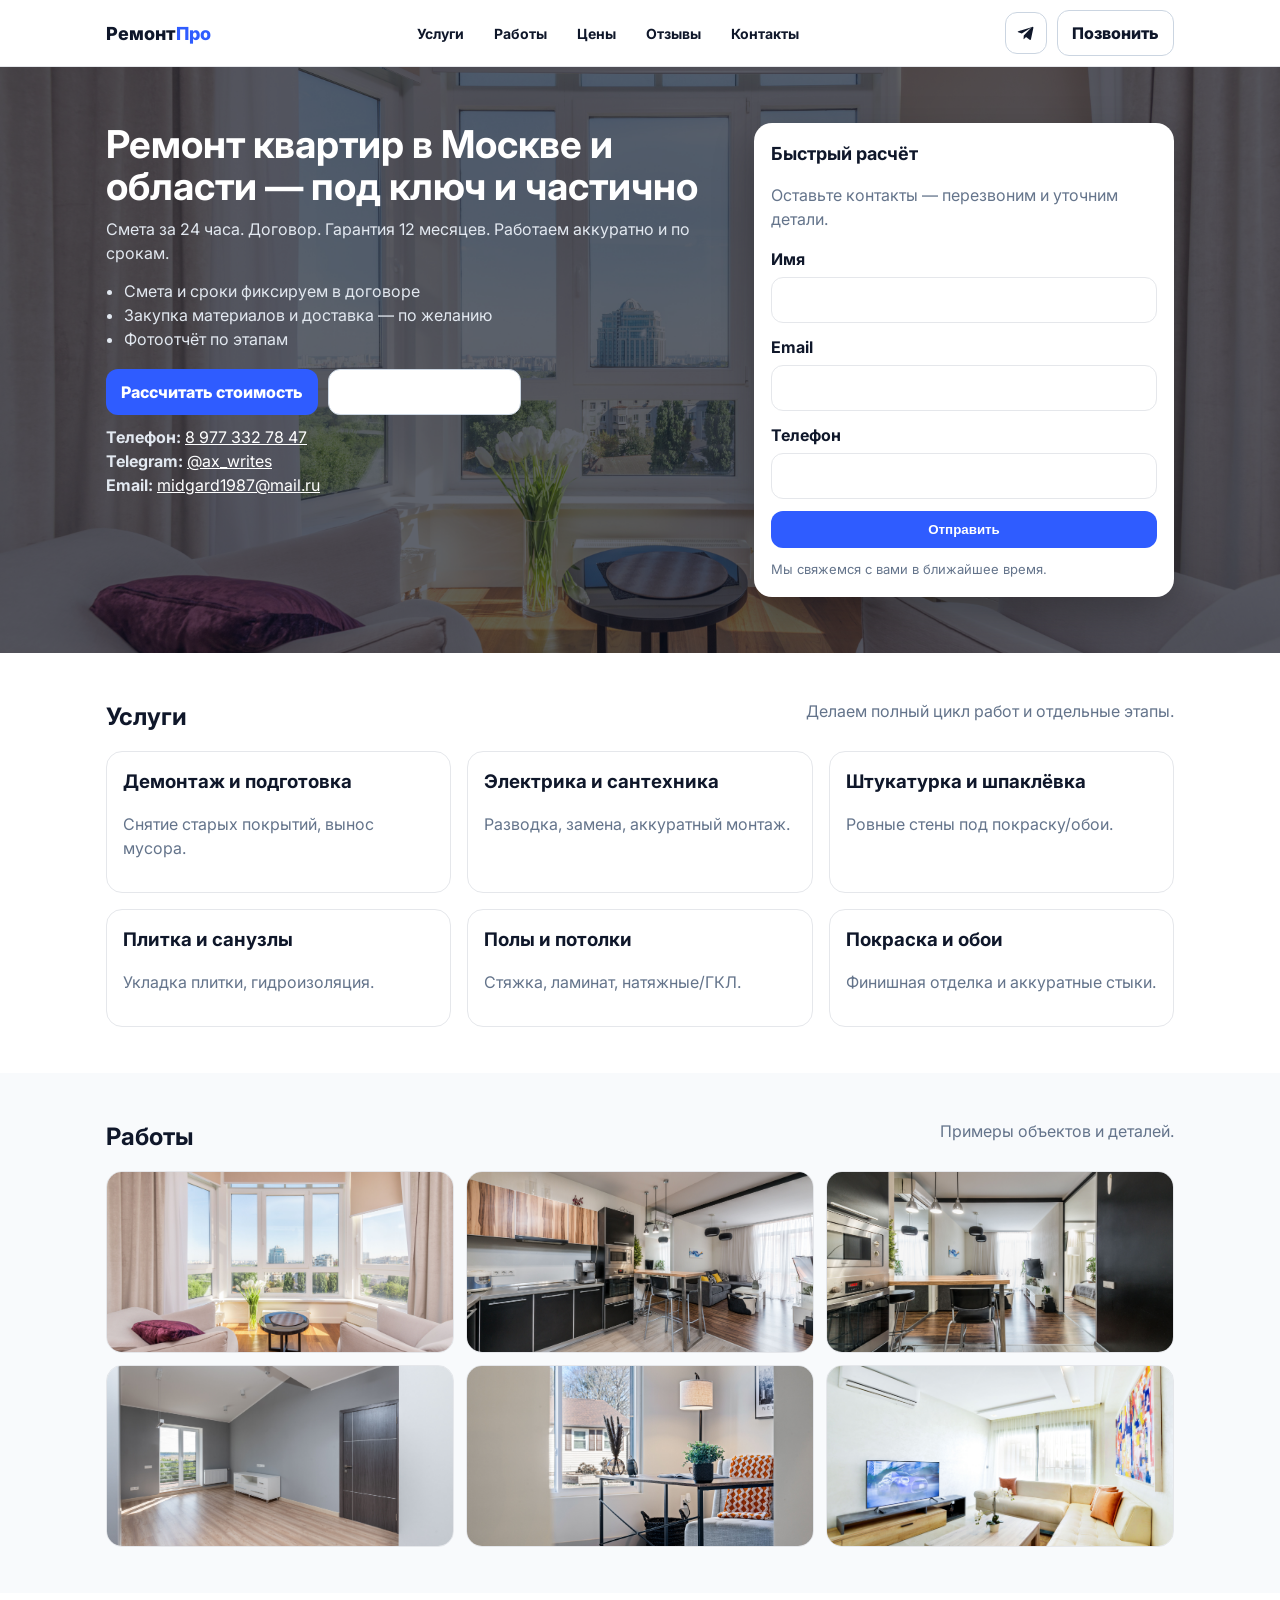
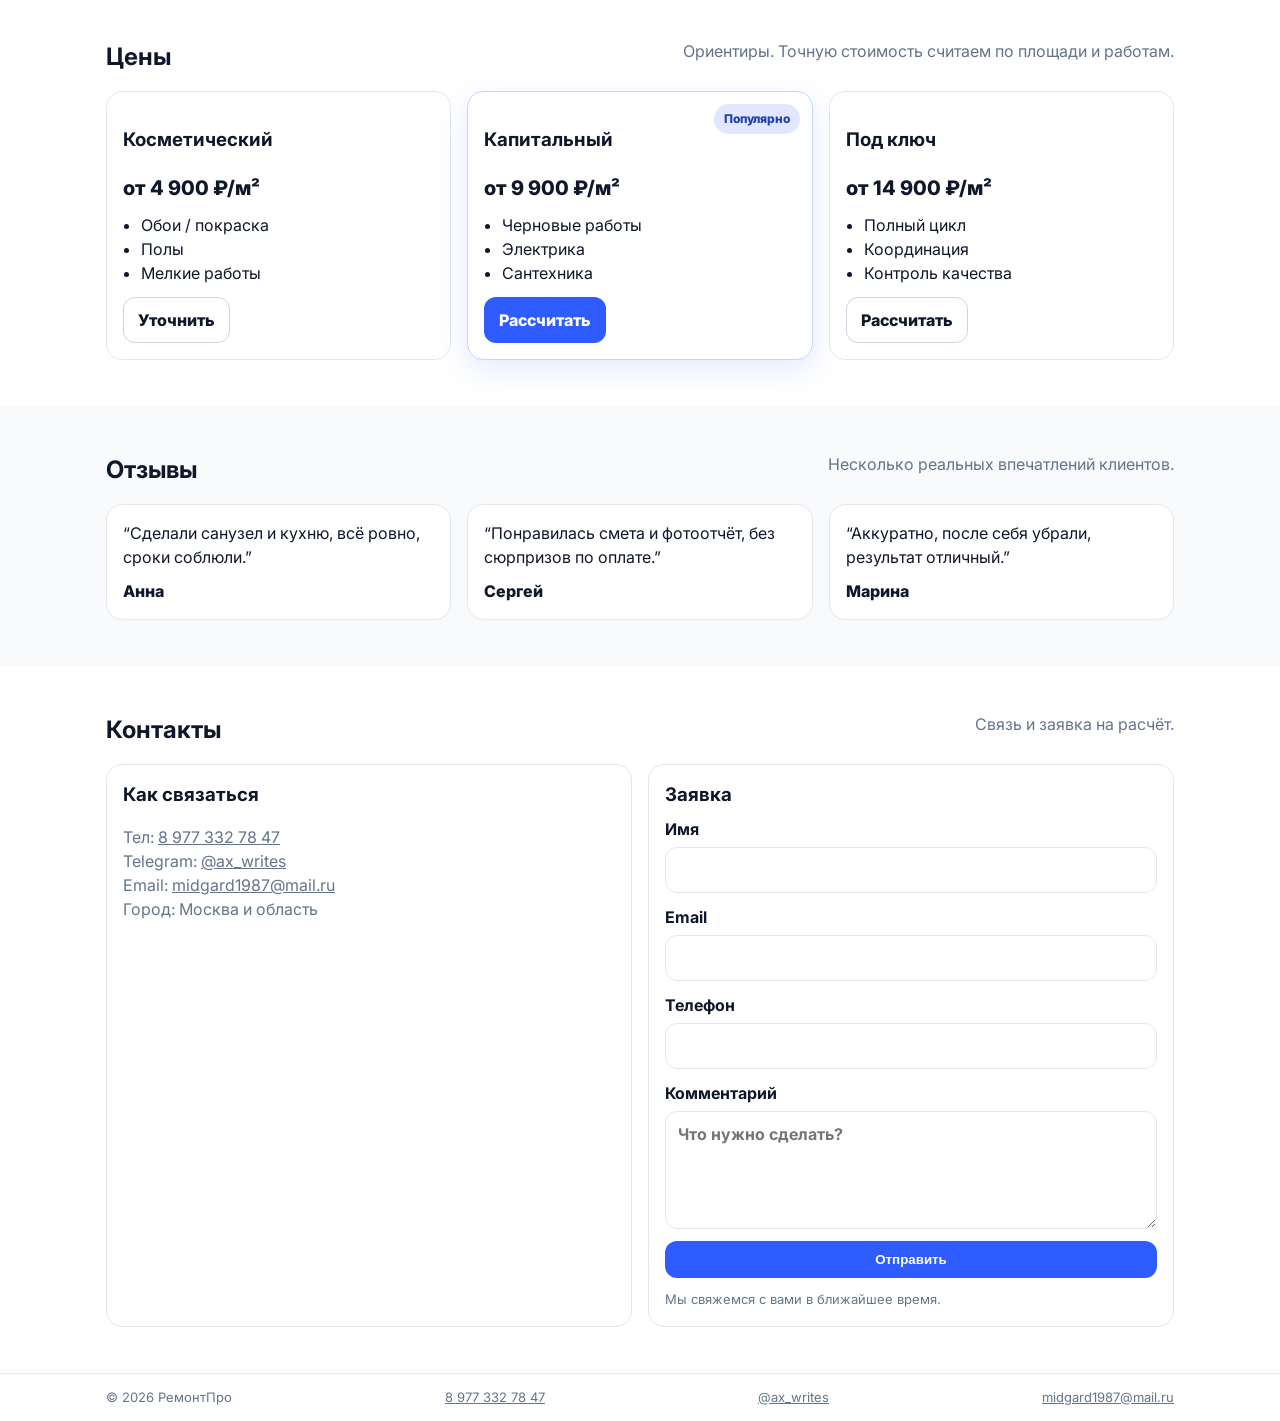
<file: index.html>
<!doctype html>
<html lang="ru">
<head>
  <meta charset="UTF-8" />
  <meta name="viewport" content="width=device-width, initial-scale=1.0" />
  <title>РемонтПро — ремонт квартир в Москве и области</title>
  <meta name="description" content="Ремонт квартир в Москве и области: смета за 24 часа, договор, гарантия 12 месяцев." />

  <link rel="preconnect" href="https://fonts.googleapis.com">
  <link rel="preconnect" href="https://fonts.gstatic.com" crossorigin>
  <link href="https://fonts.googleapis.com/css2?family=Inter:wght@400;600;700&display=swap" rel="stylesheet">
  <link rel="stylesheet" href="style.css" />
</head>

<body>
  <header class="header">
    <div class="container header__row">
      <a class="logo" href="#top">Ремонт<span>Про</span></a>

      <nav class="nav" aria-label="Навигация">
        <a href="#services">Услуги</a>
        <a href="#works">Работы</a>
        <a href="#prices">Цены</a>
        <a href="#reviews">Отзывы</a>
        <a href="#contacts">Контакты</a>
      </nav>

      <div class="headerActions">
        <a class="iconBtn" href="https://t.me/ax_writes" target="_blank" rel="noopener" aria-label="Написать в Telegram">
          <svg viewBox="0 0 24 24" width="18" height="18" aria-hidden="true">
            <path fill="currentColor" d="M9.04 15.47 8.7 20.2c.5 0 .72-.22.98-.48l2.35-2.25 4.86 3.56c.89.49 1.52.23 1.74-.82l3.16-14.86c.32-1.3-.47-1.81-1.33-1.49L1.9 9.62c-1.27.5-1.25 1.21-.23 1.52l4.78 1.49L17.6 5.6c.52-.34 1-.15.6.2L9.04 15.47Z"/>
          </svg>
        </a>

        <a class="btn btn--ghost" href="tel:+79773327847">Позвонить</a>
      </div>
    </div>
  </header>

  <main id="top">
    <section class="hero">
      <div class="hero__bg" aria-hidden="true"></div>

      <div class="container hero__grid">
        <div class="hero__content">
          <h1>Ремонт квартир в Москве и области — под ключ и частично</h1>
          <p class="lead">
            Смета за 24 часа. Договор. Гарантия 12 месяцев.
            Работаем аккуратно и по срокам.
          </p>

          <ul class="bullets">
            <li>Смета и сроки фиксируем в договоре</li>
            <li>Закупка материалов и доставка — по желанию</li>
            <li>Фотоотчёт по этапам</li>
          </ul>

          <div class="hero__cta">
            <a class="btn btn--primary" href="#contacts">Рассчитать стоимость</a>
            <a class="btn btn--ghost" href="#works">Посмотреть работы</a>
          </div>

          <div class="mini">
            <strong>Телефон:</strong> <a href="tel:+79773327847">8 977 332 78 47</a><br>
            <strong>Telegram:</strong> <a href="https://t.me/ax_writes" target="_blank" rel="noopener">@ax_writes</a><br>
            <strong>Email:</strong> <a href="mailto:midgard1987@mail.ru">midgard1987@mail.ru</a>
          </div>
        </div>

        <div class="hero__card">
          <h2>Быстрый расчёт</h2>
          <p class="muted">Оставьте контакты — перезвоним и уточним детали.</p>

          <form class="form" action="https://formsubmit.co/midgard1987@mail.ru" method="POST">
            <input type="hidden" name="_subject" value="РемонтПро: Быстрый расчёт">
            <input type="hidden" name="_captcha" value="true">
            <input type="hidden" name="_template" value="table">

            <label>
              Имя
              <input type="text" name="name" required>
            </label>

            <label>
              Email
              <input type="email" name="email" required>
            </label>

            <label>
              Телефон
              <input type="tel" name="phone" required>
            </label>

            <button class="btn btn--primary" type="submit">Отправить</button>
            <div class="small muted">Мы свяжемся с вами в ближайшее время.</div>
          </form>
        </div>
      </div>
    </section>

    <section id="services" class="section">
      <div class="container">
        <div class="section__head">
          <h2>Услуги</h2>
          <p class="muted">Делаем полный цикл работ и отдельные этапы.</p>
        </div>

        <div class="cards">
          <article class="card"><h3>Демонтаж и подготовка</h3><p class="muted">Снятие старых покрытий, вынос мусора.</p></article>
          <article class="card"><h3>Электрика и сантехника</h3><p class="muted">Разводка, замена, аккуратный монтаж.</p></article>
          <article class="card"><h3>Штукатурка и шпаклёвка</h3><p class="muted">Ровные стены под покраску/обои.</p></article>
          <article class="card"><h3>Плитка и санузлы</h3><p class="muted">Укладка плитки, гидроизоляция.</p></article>
          <article class="card"><h3>Полы и потолки</h3><p class="muted">Стяжка, ламинат, натяжные/ГКЛ.</p></article>
          <article class="card"><h3>Покраска и обои</h3><p class="muted">Финишная отделка и аккуратные стыки.</p></article>
        </div>
      </div>
    </section>

    <section id="works" class="section section--alt">
      <div class="container">
        <div class="section__head">
          <h2>Работы</h2>
          <p class="muted">Примеры объектов и деталей.</p>
        </div>

        <div class="gallery">
          <a class="shot" href="images/hero.jpg" target="_blank" rel="noopener"><img src="images/hero.jpg" alt="Работа 1"></a>
          <a class="shot" href="images/work-2.jpg" target="_blank" rel="noopener"><img src="images/work-2.jpg" alt="Работа 2"></a>
          <a class="shot" href="images/work-3.jpg" target="_blank" rel="noopener"><img src="images/work-3.jpg" alt="Работа 3"></a>
          <a class="shot" href="images/work-4.jpg" target="_blank" rel="noopener"><img src="images/work-4.jpg" alt="Работа 4"></a>
          <a class="shot" href="images/work-5.jpg" target="_blank" rel="noopener"><img src="images/work-5.jpg" alt="Работа 5"></a>
          <a class="shot" href="images/work-6.jpg" target="_blank" rel="noopener"><img src="images/work-6.jpg" alt="Работа 6"></a>
        </div>
      </div>
    </section>

    <section id="prices" class="section">
      <div class="container">
        <div class="section__head">
          <h2>Цены</h2>
          <p class="muted">Ориентиры. Точную стоимость считаем по площади и работам.</p>
        </div>

        <div class="price">
          <article class="price__card">
            <h3>Косметический</h3>
            <div class="price__value">от 4 900 ₽/м²</div>
            <ul>
              <li>Обои / покраска</li>
              <li>Полы</li>
              <li>Мелкие работы</li>
            </ul>
            <a class="btn btn--ghost" href="#contacts">Уточнить</a>
          </article>

          <article class="price__card price__card--best">
            <div class="badge">Популярно</div>
            <h3>Капитальный</h3>
            <div class="price__value">от 9 900 ₽/м²</div>
            <ul>
              <li>Черновые работы</li>
              <li>Электрика</li>
              <li>Сантехника</li>
            </ul>
            <a class="btn btn--primary" href="#contacts">Рассчитать</a>
          </article>

          <article class="price__card">
            <h3>Под ключ</h3>
            <div class="price__value">от 14 900 ₽/м²</div>
            <ul>
              <li>Полный цикл</li>
              <li>Координация</li>
              <li>Контроль качества</li>
            </ul>
            <a class="btn btn--ghost" href="#contacts">Рассчитать</a>
          </article>
        </div>
      </div>
    </section>

    <section id="reviews" class="section section--alt">
      <div class="container">
        <div class="section__head">
          <h2>Отзывы</h2>
          <p class="muted">Несколько реальных впечатлений клиентов.</p>
        </div>

        <div class="reviews">
          <article class="review">
            <p>“Сделали санузел и кухню, всё ровно, сроки соблюли.”</p>
            <div class="review__by">Анна</div>
          </article>
          <article class="review">
            <p>“Понравилась смета и фотоотчёт, без сюрпризов по оплате.”</p>
            <div class="review__by">Сергей</div>
          </article>
          <article class="review">
            <p>“Аккуратно, после себя убрали, результат отличный.”</p>
            <div class="review__by">Марина</div>
          </article>
        </div>
      </div>
    </section>

    <section id="contacts" class="section">
      <div class="container">
        <div class="section__head">
          <h2>Контакты</h2>
          <p class="muted">Связь и заявка на расчёт.</p>
        </div>

        <div class="contactGrid">
          <div class="card">
            <h3>Как связаться</h3>
            <p class="muted">
              Тел: <a href="tel:+79773327847">8 977 332 78 47</a><br>
              Telegram: <a href="https://t.me/ax_writes" target="_blank" rel="noopener">@ax_writes</a><br>
              Email: <a href="mailto:midgard1987@mail.ru">midgard1987@mail.ru</a><br>
              Город: Москва и область
            </p>
          </div>

          <div class="card">
            <h3>Заявка</h3>

            <form class="form" action="https://formsubmit.co/midgard1987@mail.ru" method="POST">
              <input type="hidden" name="_subject" value="РемонтПро: Заявка из контактов">
              <input type="hidden" name="_captcha" value="true">
              <input type="hidden" name="_template" value="table">

              <label>Имя <input type="text" name="name" required></label>
              <label>Email <input type="email" name="email" required></label>
              <label>Телефон <input type="tel" name="phone" required></label>
              <label>Комментарий <textarea name="msg" rows="4" placeholder="Что нужно сделать?"></textarea></label>

              <button class="btn btn--primary" type="submit">Отправить</button>
              <div class="small muted">Мы свяжемся с вами в ближайшее время.</div>
            </form>
          </div>
        </div>
      </div>
    </section>
  </main>

  <footer class="footer">
    <div class="container footer__row">
      <div class="small muted">© <span id="year"></span> РемонтПро</div>
      <div class="small muted"><a href="tel:+79773327847">8 977 332 78 47</a></div>
      <div class="small muted"><a href="https://t.me/ax_writes" target="_blank" rel="noopener">@ax_writes</a></div>
      <div class="small muted"><a href="mailto:midgard1987@mail.ru">midgard1987@mail.ru</a></div>
    </div>
  </footer>

  <script>
    document.getElementById('year').textContent = new Date().getFullYear();
  </script>
</body>
</html>
</file>
<file: style.css>
:root{
  --text:#0f172a;
  --muted:#64748b;
  --line:#e5e7eb;
  --card:#ffffff;
  --bg:#ffffff;
  --alt:#f8fafc;
  --primary:#2f5cff;
  --primary2:#2448d8;
}

*{ box-sizing:border-box; }
html{ scroll-behavior:smooth; }

body{
  margin:0;
  font-family:Inter, system-ui, -apple-system, Segoe UI, Roboto, Arial, sans-serif;
  color:var(--text);
  background:var(--bg);
  line-height:1.5;
}

a{ color:inherit; }

.container{
  max-width:1100px;
  margin:0 auto;
  padding:0 16px;
}

.muted{ color:var(--muted); }
.small{ font-size:13px; }

/* Header */
.header{
  position:sticky;
  top:0;
  z-index:10;
  background:rgba(255,255,255,.92);
  backdrop-filter: blur(10px);
  border-bottom:1px solid var(--line);
}

.header__row{
  min-height:66px;
  display:flex;
  align-items:center;
  justify-content:space-between;
  gap:14px;
}

.logo{
  font-weight:800;
  text-decoration:none;
  font-size:18px;
  white-space:nowrap;
}

.logo span{ color:var(--primary); }

.nav{
  display:flex;
  gap:10px;
  flex-wrap:wrap;
}

.nav a{
  text-decoration:none;
  padding:8px 10px;
  border-radius:10px;
  font-weight:700;
  font-size:14px;
}

.nav a:hover{ background:#f1f5f9; }

.headerActions{
  display:flex;
  align-items:center;
  gap:10px;
}

/* Buttons */
.btn{
  display:inline-flex;
  align-items:center;
  justify-content:center;
  padding:10px 14px;
  border-radius:12px;
  border:1px solid transparent;
  text-decoration:none;
  font-weight:800;
  cursor:pointer;
}

.btn--primary{
  background:var(--primary);
  color:#fff;
}
.btn--primary:hover{ background:var(--primary2); }

.btn--ghost{
  background:#fff;
  border-color:#cbd5e1;
}
.btn--ghost:hover{ background:#f1f5f9; }

.iconBtn{
  width:42px;
  height:42px;
  display:inline-flex;
  align-items:center;
  justify-content:center;
  border-radius:12px;
  border:1px solid #cbd5e1;
  background:#fff;
  color:#0f172a;
  text-decoration:none;
}
.iconBtn:hover{ background:#f1f5f9; }

/* Hero */
.hero{
  position:relative;
  padding:56px 0;
  background:#0b1220;
  color:#fff;
}

.hero__bg{
  position:absolute;
  inset:0;
  background-image:url("images/hero.jpg");
  background-size:cover;
  background-position:center;
  opacity:.35;
}

.hero__grid{
  position:relative;
  display:grid;
  grid-template-columns:1.5fr 1fr;
  gap:18px;
}

.hero h1{
  margin:0 0 10px;
  font-size:clamp(26px,3vw,42px);
  line-height:1.1;
}

.lead{
  margin:0 0 14px;
  color:#e2e8f0;
}

.bullets{
  margin:0 0 18px;
  padding-left:18px;
  color:#e2e8f0;
}

.hero__cta{
  display:flex;
  gap:10px;
  flex-wrap:wrap;
  margin-bottom:10px;
}

.mini{ color:#e2e8f0; }
.mini a{ color:#fff; }

.hero__card{
  background:#ffffff;
  color:var(--text);
  border-radius:18px;
  padding:16px;
  border:1px solid rgba(255,255,255,.15);
  box-shadow:0 16px 40px rgba(0,0,0,.25);
}

.hero__card h2{
  margin:0 0 6px;
  font-size:18px;
}

/* Sections */
.section{ padding:46px 0; }
.section--alt{ background:var(--alt); }

.section__head{
  display:flex;
  justify-content:space-between;
  gap:16px;
  margin-bottom:16px;
}

.section__head h2{
  margin:0;
  font-size:24px;
}
.section__head p{ margin:0; }

/* Cards */
.cards{
  display:grid;
  grid-template-columns:repeat(3,1fr);
  gap:16px;
}

.card{
  background:var(--card);
  border:1px solid var(--line);
  border-radius:16px;
  padding:16px;
}

.card h3{ margin:0 0 8px; }

/* Gallery */
.gallery{
  display:grid;
  grid-template-columns:repeat(3,1fr);
  gap:12px;
}

.shot{
  display:block;
  border-radius:16px;
  overflow:hidden;
  border:1px solid var(--line);
  background:#fff;
}

.shot img{
  width:100%;
  height:180px;
  object-fit:cover;
  display:block;
}

/* Prices */
.price{
  display:grid;
  grid-template-columns:repeat(3,1fr);
  gap:16px;
}

.price__card{
  position:relative;
  background:#fff;
  border:1px solid var(--line);
  border-radius:16px;
  padding:16px;
}

.price__card--best{
  border-color:#c7d2fe;
  box-shadow:0 10px 30px rgba(47,92,255,.12);
}

.badge{
  position:absolute;
  top:12px;
  right:12px;
  background:#e0e7ff;
  color:#1e40af;
  font-weight:800;
  font-size:12px;
  padding:6px 10px;
  border-radius:999px;
}

.price__value{
  font-size:20px;
  font-weight:800;
  margin:8px 0 10px;
}

.price ul{
  margin:0 0 12px;
  padding-left:18px;
}

/* Reviews */
.reviews{
  display:grid;
  grid-template-columns:repeat(3,1fr);
  gap:16px;
}

.review{
  background:#fff;
  border:1px solid var(--line);
  border-radius:16px;
  padding:16px;
}

.review p{ margin:0 0 10px; }
.review__by{ font-weight:800; }

/* Contacts + Forms */
.contactGrid{
  display:grid;
  grid-template-columns:1fr 1fr;
  gap:16px;
}

.form{ display:grid; gap:12px; }

label{ display:grid; gap:6px; font-weight:700; }

input, textarea{
  width:100%;
  padding:10px 12px;
  border:1px solid var(--line);
  border-radius:12px;
  font:inherit;
  outline:none;
}

input:focus, textarea:focus{
  border-color:#c7d2fe;
  box-shadow:0 0 0 4px rgba(47,92,255,.12);
}

/* Footer */
.footer{
  border-top:1px solid var(--line);
  padding:14px 0;
}

.footer__row{
  display:flex;
  justify-content:space-between;
  gap:10px;
  flex-wrap:wrap;
}

/* Responsive */
@media (max-width: 900px){
  .hero__grid{ grid-template-columns:1fr; }
}

@media (max-width: 768px){
  .cards, .gallery, .price, .reviews{ grid-template-columns:1fr; }
  .contactGrid{ grid-template-columns:1fr; }
}
</file>
